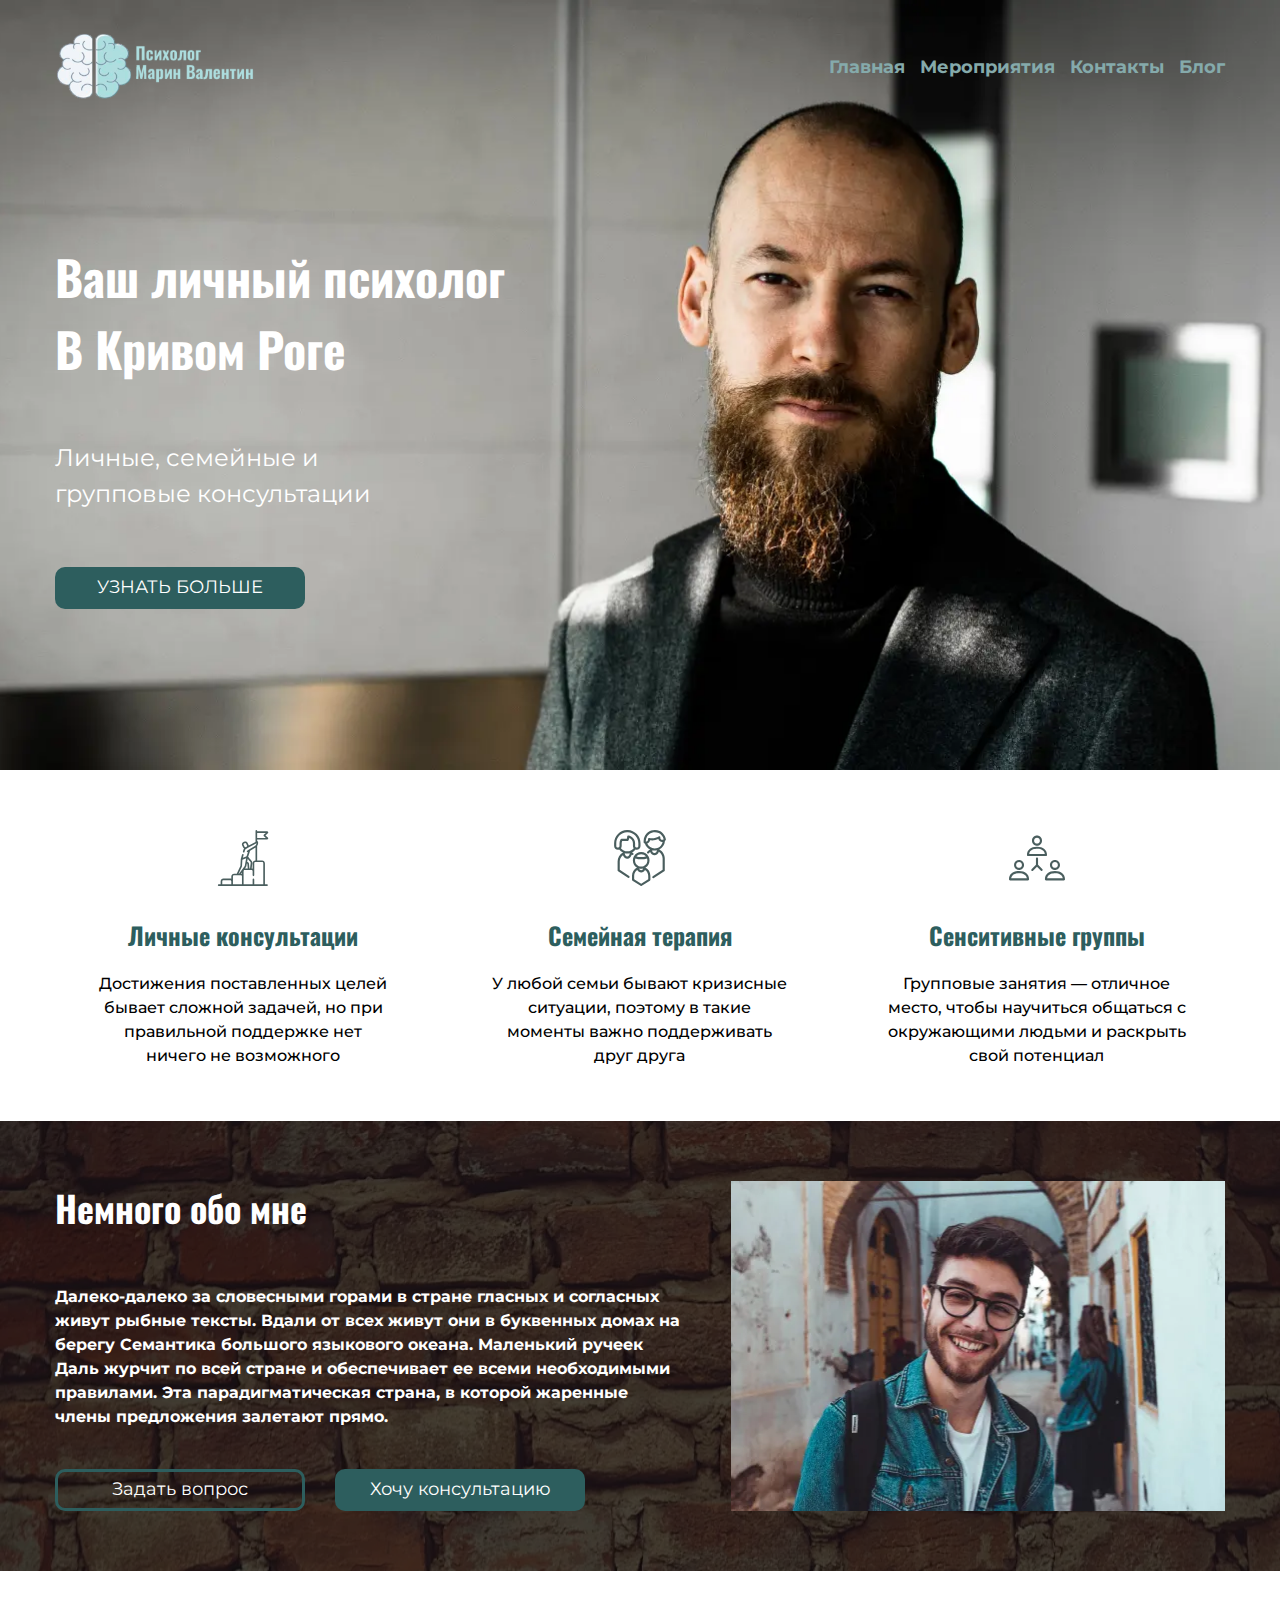
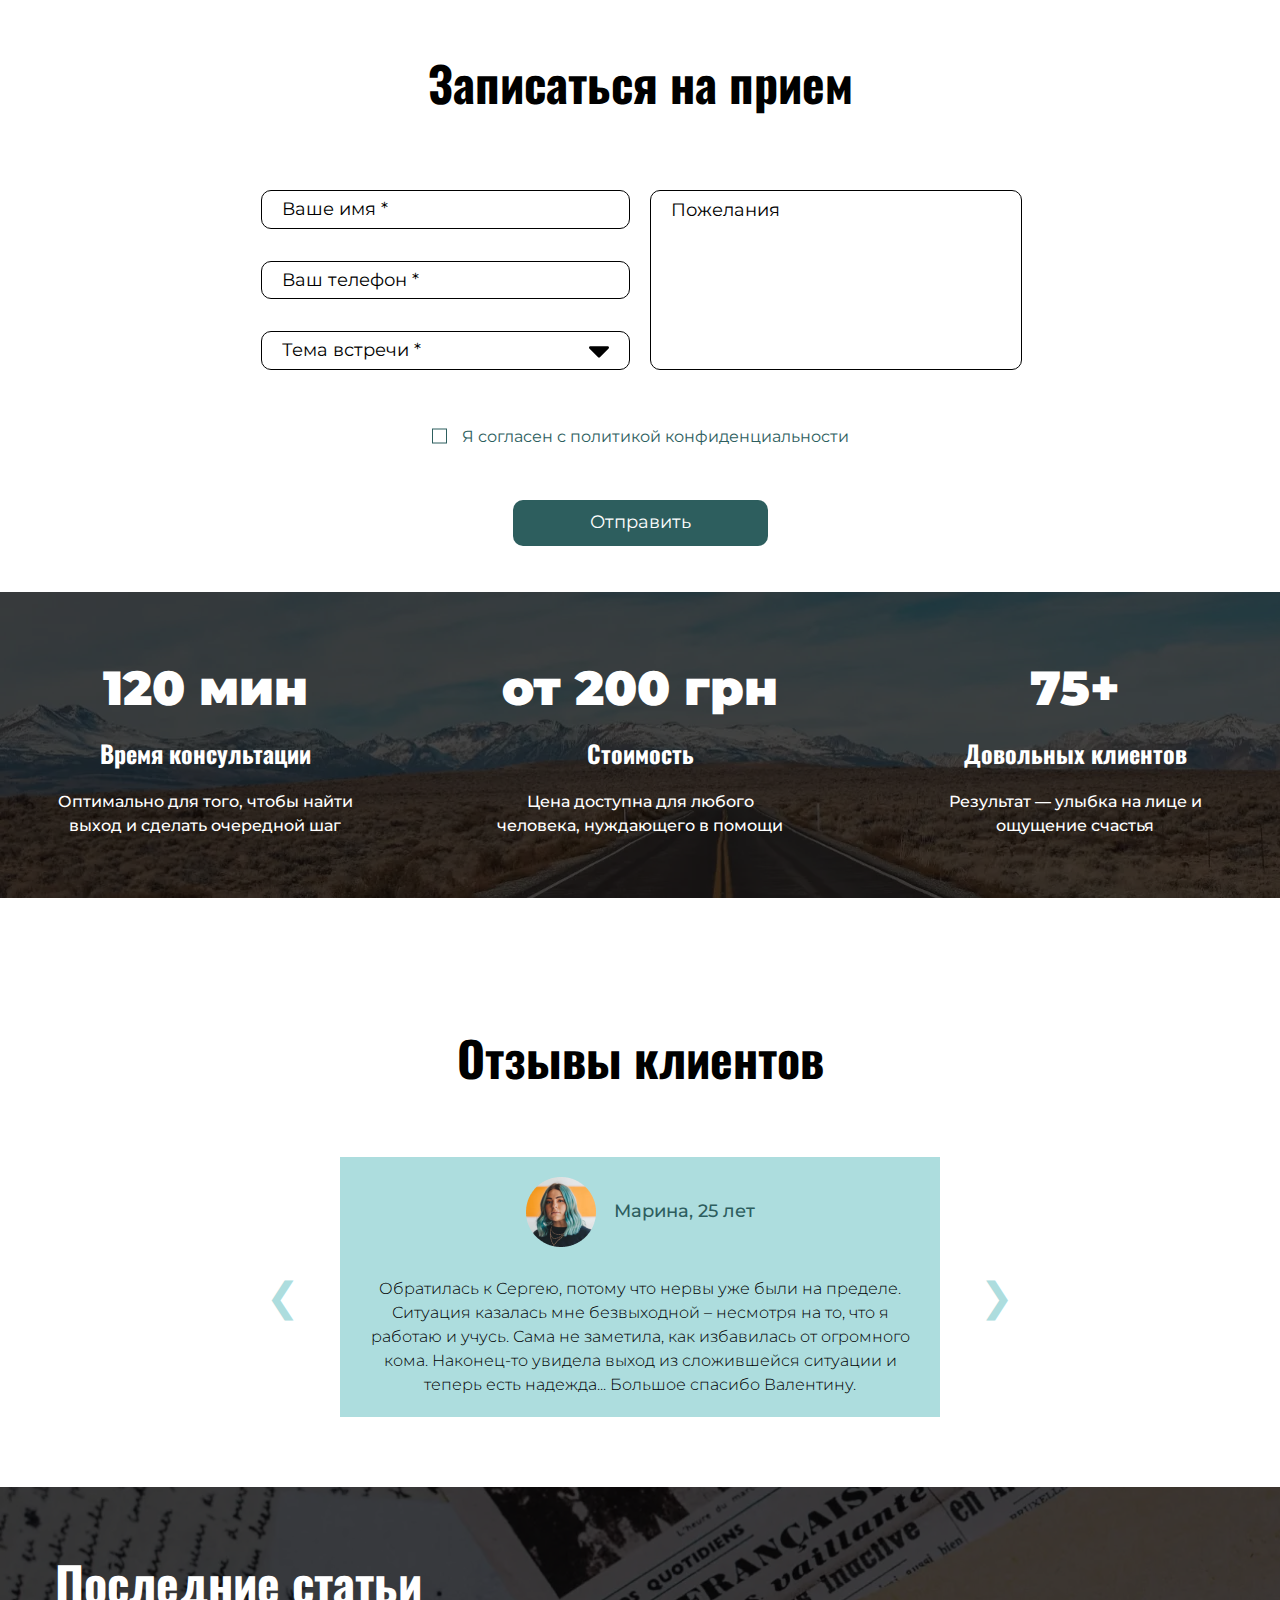
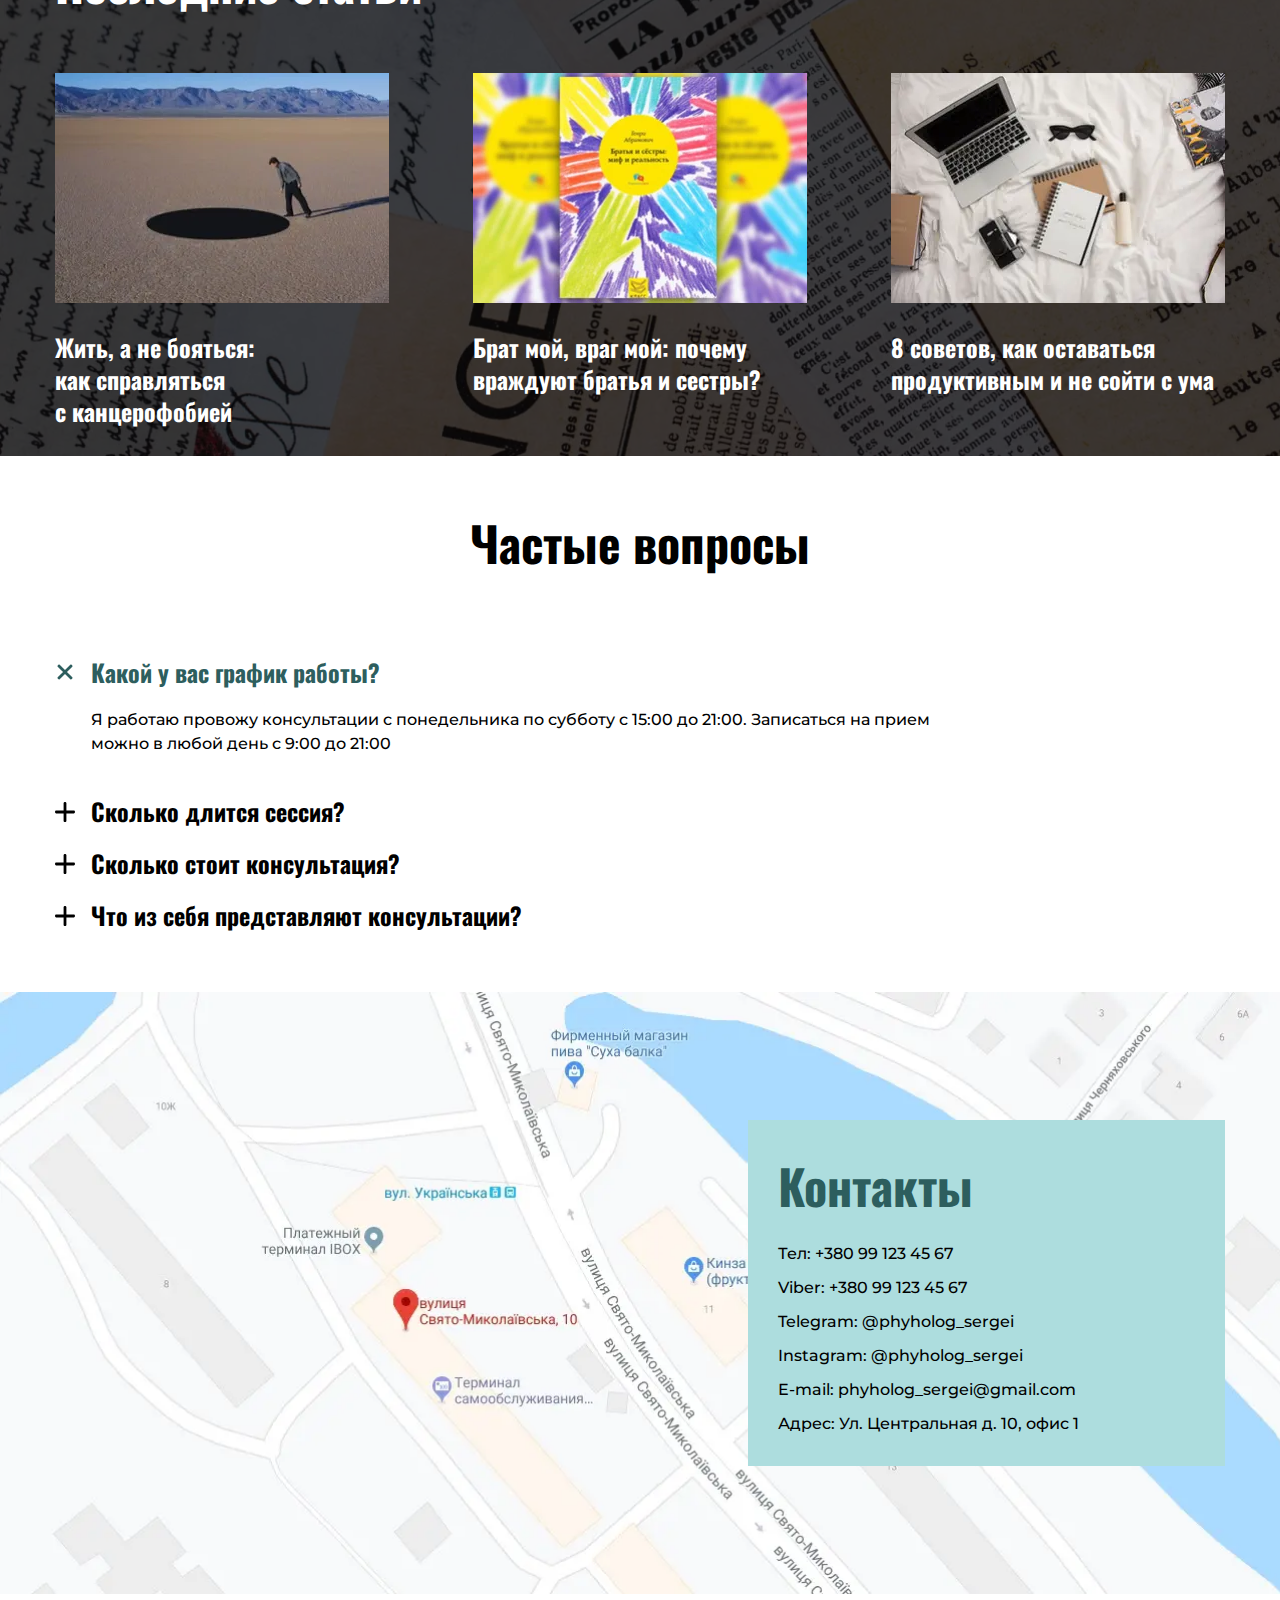
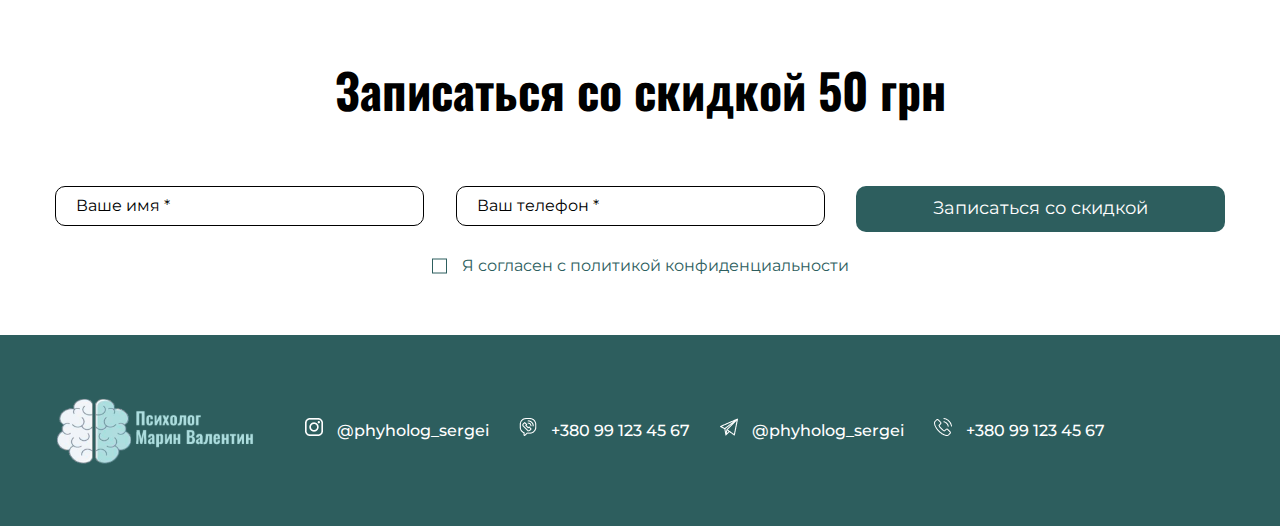
<file: index.html>
<!DOCTYPE html>
<html lang="en">
<head>
  <meta charset="UTF-8">
  <meta name="viewport" content="width=device-width, initial-scale=1.0">
  <title>Marin</title>
  <link rel="stylesheet" href="https://fonts.googleapis.com/css2?family=Material+Symbols+Outlined:opsz,wght,FILL,GRAD@20..48,100..700,0..1,-50..200" />
  <link rel="stylesheet" href="css/style.css">
</head>
<body>
  <header class="center header">
    <a href="#">
      <img src="img/logo.svg" alt="logo">
    </a>
    <nav class="nav">
      <input type="checkbox" id="open_menu" class="visually-hidden">
      <ul class="nav__list">
        <li class="nav__item">
          <a href="#" class="nav__link nav__link_active" alt="">Главная</a>
        </li>
        <li class="nav__item">
          <a href="#" class="nav__link" alt="">Мероприятия</a>
        </li>
        <li class="nav__item">
          <a href="#" class="nav__link" alt="">Контакты</a>
        </li>
        <li class="nav__item">
          <a href="#" class="nav__link" alt="">Блог</a>
        </li>
      </ul>
      <label for="open_menu" class="nav__toggler"><span></span><span></span><span></span></label>
    </nav>
    
  </header>
  <main>
    <section class="center offer">
      <h1 class="offer__title">
        Ваш личный психолог В Кривом Роге
      </h1>
      <p class="offer__desc">
        Личные, семейные и групповые консультации
      </p>
      <a href="#" class="btn">
        УЗНАТЬ БОЛЬШЕ
      </a>
    </section>
    <section class="center services">
      <article class="services__item">
        <img src="img/goal.svg" class="services__icon" alt="Личные консультации">
        <h2 class="services__title">
          Личные консультации
        </h2>
        <p class="services__desc">
          Достижения поставленных целей бывает сложной задачей, но при правильной поддержке нет ничего не возможного
        </p>
      </article>
      <article class="services__item">
        <img src="img/family-room.svg" class="services__icon" alt="Семейная терапия">
        <h2 class="services__title">
          Семейная терапия
        </h2>
        <p class="services__desc">
          У любой семьи бывают кризисные ситуации, поэтому в такие моменты важно поддерживать друг друга
        </p>
      </article>
      <article class="services__item">
        <img src="img/network.svg" class="services__icon" alt="Сенситивные группы">
        <h2 class="services__title">
          Сенситивные группы
        </h2>
        <p class="services__desc">
          Групповые занятия — отличное место, чтобы научиться общаться с окружающими людьми и раскрыть свой потенциал
        </p>
      </article>
    </section>
    <section class="about center">
      
        <h2 class="about__title">
          Немного обо мне
        </h2>
        <p class="about__desc">
          Далеко-далеко за словесными горами в стране гласных и согласных живут рыбные тексты. Вдали от всех живут они в буквенных домах на берегу 
          Семантика большого языкового океана. Маленький ручеек Даль журчит по всей стране и обеспечивает ее всеми необходимыми правилами. 
          Эта парадигматическая страна, в которой жаренные члены предложения залетают прямо.
        </p>
        <div class="about__btns">
          <button class="btn btn_transparent">
            Задать вопрос
          </button>
          <a href="#" class="btn">
            Хочу консультацию
          </a>
        </div>
        <img class="about__photo" src="img/about-photo.webp" alt="about-photo">

    </section>
    <section class="form center">
      <h3 class="form__title">
        Записаться на прием
      </h3>
      <div class="form__container">
        <label for="name" id="name">
          <input class="form__inputName" type="text" placeholder="Ваше имя *" required>
        </label>
        <label for="number" name="number">
          <input class="form__inputNumber" type="tel:+388888888888" placeholder="Ваш телефон *" required>
        </label>
        <label class="form__input-wrap form__input-wrap_select">
          <select name="select">
            <option value="choose-topic" selected disabled>Тема встречи *</option>
          </select>
        </label>
      </div>
      <label for="wishesField" class="form__input-textarea">
        <textarea name="wishesField" id="wishesField" placeholder="Пожелания"></textarea>
      </label>
      <label class="form__checkbox">
        <input type="checkbox" name="submitPrivacyPolicy" value="checkbox" class="visually-hidden">
        <span class="form__checkbox-label">
          Я согласен с политикой конфиденциальности
        </span>
      </label>
      <button type="submit" class="btn btn_submit">
        Отправить
      </button>
    </section>
    <section class="counters center">
      <article class="counters__item">
        <p class="counters__subtitle">
          120 мин
        </p>
        <h4 class="counters__title">
          Время консультации
        </h4>
        <p class="counters__desc">
          Оптимально для того, чтобы найти выход и сделать очередной шаг
        </p>
      </article>
      <article class="counters__item">
        <p class="counters__subtitle">
          от 200 грн
        </p>
        <h4 class="counters__title">
          Стоимость
        </h4>
        <p class="counters__desc">
          Цена доступна для любого человека, нуждающего в помощи
        </p>
      </article>
      <article class="counters__item">
        <p class="counters__subtitle">
          75+
        </p>
        <h4 class="counters__title">
          Довольных клиентов
        </h4>
        <p class="counters__desc">
          Результат — улыбка на лице и ощущение счастья
        </p>
      </article>
    </section>
    <section class="reviews center">
      <h4 class="reviews__title">
        Отзывы клиентов
      </h4>
      
      <article class="reviews__container">
        <div class="reviews__review">
          <div class="wrapper">
            <img src="img/reviewer.png" alt="reviewer" class="reviews__photo">
            <p class="reviews__reviewer">
                Марина, 25 лет
            </p>
          </div>
          <p class="reviews__desc">
            Обратилась к Сергею, потому что нервы уже были на пределе. Ситуация казалась мне безвыходной – несмотря на то, что я работаю и учусь. Сама не заметила, как избавилась от огромного кома. Наконец-то увидела выход из сложившейся ситуации и теперь есть надежда... Большое спасибо Валентину.
          </p>
        </div>
        <div class="reviews__review">
          <div class="wrapper">
            <img src="img/reviewer.png" alt="reviewer" class="reviews__photo">
            <p class="reviews__reviewer">
                Ольга, 25 лет
            </p>
          </div>
          <p class="reviews__desc">
            Lorem ipsum, dolor sit amet consectetur adipisicing elit. Distinctio tenetur quos voluptatibus culpa aliquam dignissimos modi dolores consectetur, eius doloremque neque reprehenderit blanditiis expedita ex? Praesentium ab rem totam, reiciendis atque ut, corporis eaque natus eveniet ea minus voluptatibus, dolore enim odio? Nulla fugiat, accusamus culpa voluptates illo distinctio similique!
          </p>
        </div>
        <div class="reviews__review">
          <div class="wrapper">
            <img src="img/reviewer.png" alt="reviewer" class="reviews__photo">
            <p class="reviews__reviewer">
                Анастасия, 25 лет
            </p>
          </div>
          <p class="reviews__desc">
Hic voluptatibus, dignissimos saepe obcaecati aspernatur beatae magni dolorum repellendus reprehenderit nemo accusamus, excepturi animi corrupti numquam illum doloremque esse harum vitae deserunt enim maiores vel? Quod provident itaque facere quisquam suscipit nam voluptates quasi adipisci quae repellendus necessitatibus ratione dolorem, accusamus placeat. Libero sunt quae.
          </p>
        </div>
      </article>

    </section>
    <section class="news center">
      <h4 class="news__title">
        Последние статьи
      </h4>
      <div class="news__container">
        <article class="news__item">
          <img src="img/news-1.webp" alt="news" class="news__image">
          <h5 class="news__subtitle">
            Жить, а не бояться: <br> как справляться <br> с канцерофобией
          </h5>
        </article>
        <article class="news__item">
          <img src="img/news-2.webp" alt="news" class="news__image">
          <h5 class="news__subtitle">
            Брат мой, враг мой: почему враждуют братья и сестры?
          </h5>
        </article>
        <article class="news__item">
          <img src="img/news-3.webp" alt="news" class="news__image">
          <h5 class="news__subtitle">
            8 советов, как оставаться продуктивным и не сойти с ума
          </h5>
        </article>
      </div>
    </section>
    <section class="faq center">
      <h3 class="faq__title">Частые вопросы</h3>
      <details class="faq__container" open>
        <summary class="faq__toggler">
          <span class="faq__marker">
            <svg width="20" height="20" viewBox="0 0 20 20" xmlns="http://www.w3.org/2000/svg">
              <path d="M18.9146 8.6046H11.3953V1.08527C11.3953 0.742732 10.9302 0 9.99999 0C9.06977 0 8.60463 0.742772 8.60463 1.08527V8.60464H1.0853C0.742803 8.6046 3.05176e-05 9.06973 3.05176e-05 9.99992C3.05176e-05 10.9301 0.742803 11.3953 1.0853 11.3953H8.60467V18.9146C8.60467 19.2571 9.06977 19.9999 10 19.9999C10.9303 19.9999 11.3954 19.2571 11.3954 18.9146V11.3953H18.9148C19.2572 11.3953 20 10.9302 20 9.99992C20 9.06965 19.2571 8.6046 18.9146 8.6046Z"/>
            </svg>            
          </span>
          <span class="faq__item">
            Какой у вас график работы? 
          </span>
        </summary>
        <div class="faq__content">
          <p class="faq__desc">Я работаю провожу консультации с понедельника по субботу с 15:00 до 21:00. Записаться на прием можно в любой день с 9:00 до 21:00</p>
        </div>
      </details>
      <details class="faq__container">
        <summary class="faq__toggler">
          <span class="faq__marker">
            <svg width="20" height="20" viewBox="0 0 20 20" xmlns="http://www.w3.org/2000/svg">
              <path d="M18.9146 8.6046H11.3953V1.08527C11.3953 0.742732 10.9302 0 9.99999 0C9.06977 0 8.60463 0.742772 8.60463 1.08527V8.60464H1.0853C0.742803 8.6046 3.05176e-05 9.06973 3.05176e-05 9.99992C3.05176e-05 10.9301 0.742803 11.3953 1.0853 11.3953H8.60467V18.9146C8.60467 19.2571 9.06977 19.9999 10 19.9999C10.9303 19.9999 11.3954 19.2571 11.3954 18.9146V11.3953H18.9148C19.2572 11.3953 20 10.9302 20 9.99992C20 9.06965 19.2571 8.6046 18.9146 8.6046Z"/>
            </svg>            
          </span>
          <span class="faq__item">
            Сколько длится сессия?
          </span>
        </summary>
        <div class="faq__content">
          <p class="faq__desc"></p>
        </div>
      </details>
      <details class="faq__container">
        <summary class="faq__toggler">
          <span class="faq__marker">
            <svg width="20" height="20" viewBox="0 0 20 20" xmlns="http://www.w3.org/2000/svg">
              <path d="M18.9146 8.6046H11.3953V1.08527C11.3953 0.742732 10.9302 0 9.99999 0C9.06977 0 8.60463 0.742772 8.60463 1.08527V8.60464H1.0853C0.742803 8.6046 3.05176e-05 9.06973 3.05176e-05 9.99992C3.05176e-05 10.9301 0.742803 11.3953 1.0853 11.3953H8.60467V18.9146C8.60467 19.2571 9.06977 19.9999 10 19.9999C10.9303 19.9999 11.3954 19.2571 11.3954 18.9146V11.3953H18.9148C19.2572 11.3953 20 10.9302 20 9.99992C20 9.06965 19.2571 8.6046 18.9146 8.6046Z"/>
            </svg>            
          </span>
          <span class="faq__item">
            Сколько стоит консультация? 
          </span>
        </summary>
        <div class="faq__content">
          <p class="faq__desc"></p>
        </div>
      </details>
      <details class="faq__container">
        <summary class="faq__toggler">
          <span class="faq__marker">
            <svg width="20" height="20" viewBox="0 0 20 20" xmlns="http://www.w3.org/2000/svg">
              <path d="M18.9146 8.6046H11.3953V1.08527C11.3953 0.742732 10.9302 0 9.99999 0C9.06977 0 8.60463 0.742772 8.60463 1.08527V8.60464H1.0853C0.742803 8.6046 3.05176e-05 9.06973 3.05176e-05 9.99992C3.05176e-05 10.9301 0.742803 11.3953 1.0853 11.3953H8.60467V18.9146C8.60467 19.2571 9.06977 19.9999 10 19.9999C10.9303 19.9999 11.3954 19.2571 11.3954 18.9146V11.3953H18.9148C19.2572 11.3953 20 10.9302 20 9.99992C20 9.06965 19.2571 8.6046 18.9146 8.6046Z"/>
            </svg>            
          </span>
          <span class="faq__item">
            Что из себя представляют консультации?
          </span>
        </summary>
        <div class="faq__content">
          <p class="faq__desc"></p>
        </div>
      </details>
    </section>
    <section class="contacts center">
      <div class="contacts__container">
        <h3 class="contacts__title">
          Контакты
        </h3>
        <p class="contacts__item">Тел: <a class="contacts__link" href="tel:380991234567" target="_blank">+380 99 123 45 67</a></p>
        <p class="contacts__item">Viber: <a class="contacts__link" href="viber://add?number=380991234567" target="_blank">+380 99 123 45 67</a></p>
        <p class="contacts__item">Telegram: <a class="contacts__link" href="https://t.me/phyholog_sergei" target="_blank">@phyholog_sergei</a></p>
        <p class="contacts__item">Instagram: <a class="contacts__link" href="https://www.instagram.com/phyholog_sergei/" target="_blank">@phyholog_sergei</a></p>
        <p class="contacts__item">E-mail: <a class="contacts__link" href="mailto:phyholog_sergei@gmail.com" target="_blank">phyholog_sergei@gmail.com</a></p>
        <p class="contacts__item">Адрес: <a class="contacts__link" href="https://maps.app.goo.gl/q1Up9Yxj9HFb1auE7" target="_blank">Ул. Центральная д. 10, офис 1</a></p>
      </div>
    </section>
    <section class="form-for-sale center">
      <h3 class="form-for-sale__title">Записаться со скидкой 50 грн</h3>
      <div class="form-for-sale__container">
        <label for="name" id="name">
          <input class="form__inputName" type="text" placeholder="Ваше имя *" required>
        </label>
        <label for="number" name="number">
          <input class="form__inputNumber" type="tel:+388888888888" placeholder="Ваш телефон *" required>
        </label>
        <button type="submit" class="btn btn_submit">
          Записаться со скидкой
        </button>
      </div>
      <label class="form__checkbox">
        <input type="checkbox" name="submitPrivacyPolicy" value="checkbox" class="visually-hidden">
        <span class="form__checkbox-label">
          Я согласен с политикой конфиденциальности
        </span>
      </label>
    </section>
  </main>
  <footer class="footer center">
    <img src="img/logo.svg" alt="logo">
    <ul class="footer__list">
      <li class="footer__item">
        <a class="footer__link footer__link_instagram" href="https://www.instagram.com/phyholog_sergei/" target="_blank">
          <img class="footer__logo" src="img/instagram-logo.png" alt="instagram-logo">
          @phyholog_sergei
        </a>
      </li>
      <li class="footer__item">
        <a class="footer__link footer__link_viber" href="viber://add?number=380991234567" target="_blank">
          <img class="footer__logo" src="img/viber.png" alt="viber-logo">
          +380 99 123 45 67
        </a>
      </li>
      <li class="footer__item">
        <a class="footer__link footer__link_telegram" href="https://t.me/phyholog_sergei" target="_blank">
          <img class="footer__logo" src="img/telegram.png" alt="telegram-logo">
          @phyholog_sergei
        </a>
      </li>
      <li class="footer__item">
        <a class="footer__link footer__link_phone" href="tel:380991234567" target="_blank">
          <img class="footer__logo" src="img/phone-call.png" alt="phono-call">
          +380 99 123 45 67
        </a>
      </li>
    </ul>
  </footer>

  <script src="js/main.js"></script>
</body>
</html>
</file>
<file: css/style.css>
/*! normalize.css v8.0.1 | MIT License | github.com/necolas/normalize.css */
/* Document
   ========================================================================== */
/**
 * 1. Correct the line height in all browsers.
 * 2. Prevent adjustments of font size after orientation changes in iOS.
 */
html {
  line-height: 1.15; /* 1 */
  -webkit-text-size-adjust: 100%; /* 2 */
}

/* Sections
   ========================================================================== */
/**
 * Remove the margin in all browsers.
 */
body {
  margin: 0;
}

/**
 * Render the `main` element consistently in IE.
 */
main {
  display: block;
}

/**
 * Correct the font size and margin on `h1` elements within `section` and
 * `article` contexts in Chrome, Firefox, and Safari.
 */
h1 {
  font-size: 2em;
  margin: 0.67em 0;
}

/* Grouping content
   ========================================================================== */
/**
 * 1. Add the correct box sizing in Firefox.
 * 2. Show the overflow in Edge and IE.
 */
hr {
  box-sizing: content-box; /* 1 */
  height: 0; /* 1 */
  overflow: visible; /* 2 */
}

/**
 * 1. Correct the inheritance and scaling of font size in all browsers.
 * 2. Correct the odd `em` font sizing in all browsers.
 */
pre {
  font-family: monospace, monospace; /* 1 */
  font-size: 1em; /* 2 */
}

/* Text-level semantics
   ========================================================================== */
/**
 * Remove the gray background on active links in IE 10.
 */
a {
  background-color: transparent;
}

/**
 * 1. Remove the bottom border in Chrome 57-
 * 2. Add the correct text decoration in Chrome, Edge, IE, Opera, and Safari.
 */
abbr[title] {
  border-bottom: none; /* 1 */
  text-decoration: underline; /* 2 */
  -webkit-text-decoration: underline dotted;
          text-decoration: underline dotted; /* 2 */
}

/**
 * Add the correct font weight in Chrome, Edge, and Safari.
 */
b,
strong {
  font-weight: bolder;
}

/**
 * 1. Correct the inheritance and scaling of font size in all browsers.
 * 2. Correct the odd `em` font sizing in all browsers.
 */
code,
kbd,
samp {
  font-family: monospace, monospace; /* 1 */
  font-size: 1em; /* 2 */
}

/**
 * Add the correct font size in all browsers.
 */
small {
  font-size: 80%;
}

/**
 * Prevent `sub` and `sup` elements from affecting the line height in
 * all browsers.
 */
sub,
sup {
  font-size: 75%;
  line-height: 0;
  position: relative;
  vertical-align: baseline;
}

sub {
  bottom: -0.25em;
}

sup {
  top: -0.5em;
}

/* Embedded content
   ========================================================================== */
/**
 * Remove the border on images inside links in IE 10.
 */
img {
  border-style: none;
}

/* Forms
   ========================================================================== */
/**
 * 1. Change the font styles in all browsers.
 * 2. Remove the margin in Firefox and Safari.
 */
button,
input,
optgroup,
select,
textarea {
  font-family: inherit; /* 1 */
  font-size: 100%; /* 1 */
  line-height: 1.15; /* 1 */
  margin: 0; /* 2 */
}

/**
 * Show the overflow in IE.
 * 1. Show the overflow in Edge.
 */
button,
input { /* 1 */
  overflow: visible;
}

/**
 * Remove the inheritance of text transform in Edge, Firefox, and IE.
 * 1. Remove the inheritance of text transform in Firefox.
 */
button,
select { /* 1 */
  text-transform: none;
}

/**
 * Correct the inability to style clickable types in iOS and Safari.
 */
button,
[type=button],
[type=reset],
[type=submit] {
  -webkit-appearance: button;
}

/**
 * Remove the inner border and padding in Firefox.
 */
button::-moz-focus-inner,
[type=button]::-moz-focus-inner,
[type=reset]::-moz-focus-inner,
[type=submit]::-moz-focus-inner {
  border-style: none;
  padding: 0;
}

/**
 * Restore the focus styles unset by the previous rule.
 */
button:-moz-focusring,
[type=button]:-moz-focusring,
[type=reset]:-moz-focusring,
[type=submit]:-moz-focusring {
  outline: 1px dotted ButtonText;
}

/**
 * Correct the padding in Firefox.
 */
fieldset {
  padding: 0.35em 0.75em 0.625em;
}

/**
 * 1. Correct the text wrapping in Edge and IE.
 * 2. Correct the color inheritance from `fieldset` elements in IE.
 * 3. Remove the padding so developers are not caught out when they zero out
 *    `fieldset` elements in all browsers.
 */
legend {
  box-sizing: border-box; /* 1 */
  color: inherit; /* 2 */
  display: table; /* 1 */
  max-width: 100%; /* 1 */
  padding: 0; /* 3 */
  white-space: normal; /* 1 */
}

/**
 * Add the correct vertical alignment in Chrome, Firefox, and Opera.
 */
progress {
  vertical-align: baseline;
}

/**
 * Remove the default vertical scrollbar in IE 10+.
 */
textarea {
  overflow: auto;
}

/**
 * 1. Add the correct box sizing in IE 10.
 * 2. Remove the padding in IE 10.
 */
[type=checkbox],
[type=radio] {
  box-sizing: border-box; /* 1 */
  padding: 0; /* 2 */
}

/**
 * Correct the cursor style of increment and decrement buttons in Chrome.
 */
[type=number]::-webkit-inner-spin-button,
[type=number]::-webkit-outer-spin-button {
  height: auto;
}

/**
 * 1. Correct the odd appearance in Chrome and Safari.
 * 2. Correct the outline style in Safari.
 */
[type=search] {
  -webkit-appearance: textfield; /* 1 */
  outline-offset: -2px; /* 2 */
}

/**
 * Remove the inner padding in Chrome and Safari on macOS.
 */
[type=search]::-webkit-search-decoration {
  -webkit-appearance: none;
}

/**
 * 1. Correct the inability to style clickable types in iOS and Safari.
 * 2. Change font properties to `inherit` in Safari.
 */
::-webkit-file-upload-button {
  -webkit-appearance: button; /* 1 */
  font: inherit; /* 2 */
}

/* Interactive
   ========================================================================== */
/*
 * Add the correct display in Edge, IE 10+, and Firefox.
 */
details {
  display: block;
}

/*
 * Add the correct display in all browsers.
 */
summary {
  display: list-item;
}

/* Misc
   ========================================================================== */
/**
 * Add the correct display in IE 10+.
 */
template {
  display: none;
}

/**
 * Add the correct display in IE 10.
 */
[hidden] {
  display: none;
}

@font-face {
  font-family: "Montserrat";
  src: url("../fonts/Montserrat/Montserrat-Black.woff2") format("woff2"), url("../fonts/Montserrat/Montserrat-Black.woff") format("woff");
  font-weight: 900;
  font-style: normal;
  font-display: swap;
}
@font-face {
  font-family: "Montserrat";
  src: url("../fonts/Montserrat/Montserrat-Light.woff2") format("woff2"), url("../fonts/Montserrat/Montserrat-Light.woff") format("woff");
  font-weight: 300;
  font-style: normal;
  font-display: swap;
}
@font-face {
  font-family: "Montserrat";
  src: url("../fonts/Montserrat/Montserrat-Bold.woff2") format("woff2"), url("../fonts/Montserrat/Montserrat-Bold.woff") format("woff");
  font-weight: bold;
  font-style: normal;
  font-display: swap;
}
@font-face {
  font-family: "Montserrat";
  src: url("../fonts/Montserrat/Montserrat-Regular.woff2") format("woff2"), url("../fonts/Montserrat/Montserrat-Regular.woff") format("woff");
  font-weight: normal;
  font-style: normal;
  font-display: swap;
}
@font-face {
  font-family: "Montserrat";
  src: url("../fonts/Montserrat/Montserrat-Medium.woff2") format("woff2"), url("../fonts/Montserrat/Montserrat-Medium.woff") format("woff");
  font-weight: 500;
  font-style: normal;
  font-display: swap;
}
@font-face {
  font-family: "Oswald";
  src: url("../fonts/Oswald/Oswald-Bold.woff2") format("woff2"), url("../fonts/Oswald/Oswald-Bold.woff") format("woff");
  font-weight: bold;
  font-style: normal;
  font-display: swap;
}
* {
  box-sizing: border-box;
}

body {
  font-family: "Montserrat", sans-serif;
}

h1, h2, h3, h4, h5, h6 {
  font-family: "Oswald", sans-serif;
}

.center {
  padding-left: calc(50vw - 585px);
  padding-right: calc(50vw - 585px);
}

a, button {
  transition: 0.3s;
}

a {
  outline: none;
}

img {
  max-width: 100%;
}

.visually-hidden {
  position: absolute;
  width: 1px;
  height: 1px;
  margin: -1px;
  border: 0;
  padding: 0;
  white-space: nowrap;
  -webkit-clip-path: inset(100%);
          clip-path: inset(100%);
  clip: rect(0 0 0 0);
  overflow: hidden;
}

@media screen and (max-width: 1200px) {
  .center {
    padding-left: calc(50vw - 360px);
    padding-right: calc(50vw - 360px);
  }
}
@media screen and (max-width: 767px) {
  .center {
    padding-left: calc(50vw - 195px);
    padding-right: calc(50vw - 195px);
  }
}
.nav__list {
  list-style: none;
  display: flex;
  gap: 15px;
}
@media screen and (max-width: 767px) {
  .nav__list {
    position: absolute;
    top: 100px;
    left: 0;
    width: 100%;
    flex-direction: column;
    justify-content: center;
    background: #fff;
    padding: 40px;
    translate: 100% 0;
    transition: 0.5s;
  }
}
.nav__link {
  text-decoration: none;
  color: #85AAAB;
  font-size: 18px;
  font-weight: 700;
  position: relative;
}
.nav__link:before {
  content: "";
  display: block;
  position: absolute;
  top: 100%;
  left: 0;
  width: 100%;
  height: 2px;
  background: #85AAAB;
  scale: 0 1;
  transition: 0.3s;
  transform-origin: top left;
}
.nav__link:active {
  color: #6DE1E3;
}
.nav__link:hover, .nav__link:focus {
  color: #55c4c6;
}
.nav__link:hover:before, .nav__link:focus:before {
  scale: 1 1;
}
@media screen and (max-width: 767px) {
  .nav #open_menu:checked ~ .nav__list {
    translate: 0 0;
  }
  .nav #open_menu:checked ~ .nav__toggler span:nth-child(1), .nav #open_menu:checked ~ .nav__toggler span:nth-child(2), .nav #open_menu:checked ~ .nav__toggler span:nth-child(3) {
    top: 50%;
    rotate: 225deg;
  }
  .nav #open_menu:checked ~ .nav__toggler span:nth-child(2) {
    rotate: -225deg;
  }
}
.nav__toggler {
  display: none;
}
@media screen and (max-width: 767px) {
  .nav__toggler {
    display: block;
    width: 30px;
    height: 15px;
    position: relative;
  }
  .nav__toggler span {
    display: block;
    width: 100%;
    height: 2px;
    background: #2D5E5E;
    border-radius: 10px;
    position: absolute;
    translate: -50% -50%;
    left: 50%;
    transition: 0.5s;
  }
  .nav__toggler span:nth-child(1) {
    top: 0;
    height: 2px;
  }
  .nav__toggler span:nth-child(2) {
    top: 51%;
  }
  .nav__toggler span:nth-child(3) {
    top: 101%;
  }
}

header {
  display: flex;
  justify-content: space-between;
  align-items: center;
  padding-top: 30px;
  padding-bottom: 30px;
  position: absolute;
  width: 100%;
}

.offer {
  padding-top: 241px;
  padding-bottom: 161px;
  background-image: url(../img/main-offer.webp);
  background-color: #787878;
  background-position: center;
  background-repeat: no-repeat;
  background-size: cover;
  color: #FFF;
}
.offer__title {
  max-width: 454px;
  font-size: 48px;
  line-height: 1.5;
  margin: 0 0 55px;
}
@media screen and (max-width: 1200px) {
  .offer__title {
    font-size: 36px;
    text-wrap: balance;
    margin-bottom: 36px;
  }
}
@media screen and (max-width: 767px) {
  .offer__title {
    font-size: 30px;
    text-wrap: balance;
  }
}
.offer__desc {
  font-size: 24px;
  line-height: 1.5;
  max-width: 325px;
  margin: 0 0 55px;
}
@media screen and (max-width: 1200px) {
  .offer__desc {
    font-size: 18px;
    margin-bottom: 36px;
    text-wrap: balance;
  }
}
@media screen and (max-width: 767px) {
  .offer__desc {
    font-size: 16px;
  }
}
@media screen and (max-width: 1200px) {
  .offer {
    padding-top: 150px;
    padding-bottom: 80px;
  }
}
@media screen and (max-width: 767px) {
  .offer {
    background-image: none;
  }
}

.btn {
  border: 3px solid transparent;
  background: #2D5E5E;
  border-radius: 10px;
  padding: 6px 15px;
  color: #fff;
  text-decoration: none;
  white-space: nowrap;
  display: inline-flex;
  min-width: 250px;
  justify-content: center;
  gap: 10px;
  font-size: 18px;
  line-height: 1.33;
}
.btn_transparent {
  border-color: #2D5E5E;
  background: transparent;
}
.btn_transparent:hover, .btn_transparent:focus {
  background-color: #208888;
}
.btn:hover, .btn:focus {
  opacity: 0.7;
}
.btn:active {
  opacity: 0.5;
  background-color: #208888;
}
@media screen and (max-width: 768px) {
  .btn {
    font-size: 16px;
  }
}

.services {
  display: flex;
  justify-content: space-around;
  gap: 20px;
  padding-top: 60px;
  padding-bottom: 37px;
}
.services__item {
  max-width: 300px;
  text-align: center;
}
@media screen and (max-width: 1200px) {
  .services__item {
    max-width: 100%;
  }
}
.services__icon {
  margin-bottom: 30px;
}
.services__title {
  font-size: 24px;
  line-height: 1.33;
  color: #2D5E5E;
  margin: 0 0 20px;
}
.services__desc {
  font-weight: 500;
  line-height: 1.5;
}
@media screen and (max-width: 1200px) {
  .services {
    flex-direction: column;
  }
}

.about {
  background-image: url(../img/about-bg.webp);
  background-size: cover;
  background-color: rgba(0, 0, 0, 0.7);
  background-blend-mode: overLay;
  padding-top: 60px;
  padding-bottom: 60px;
  color: #FFF;
  display: grid;
  grid-template-columns: 1fr 494px;
  grid-template-rows: auto 1fr auto;
  gap: 35px 50px;
}
@media screen and (max-width: 1200px) {
  .about {
    text-align: center;
  }
}
.about__photo {
  grid-row: 1/4;
  grid-column: 2/3;
}
@media screen and (max-width: 1200px) {
  .about__photo {
    grid-column: unset;
    grid-row: 2/3;
    margin: auto;
  }
}
.about__title, .about__desc {
  margin: 0;
  line-height: 1.5;
  font-weight: 700;
}
@media screen and (max-width: 1200px) {
  .about__title, .about__desc {
    text-wrap: balance;
  }
}
.about__title {
  margin-bottom: 15px;
  font-size: 36px;
}
.about__btns {
  display: flex;
  gap: 30px;
}
@media screen and (max-width: 1200px) {
  .about__btns {
    flex-wrap: wrap;
    justify-content: center;
  }
}
@media screen and (max-width: 1200px) {
  .about {
    grid-template-columns: 1fr;
  }
}

.form {
  display: grid;
  grid-template-columns: 1fr 1fr;
  grid-template-rows: repeat(2, 1fr) 0.3fr 0.5fr;
  gap: 35px 20px;
  align-items: center;
  justify-content: center;
}
.form__title {
  font-size: 48px;
  line-height: 1.5;
  grid-column: span 2;
  text-align: center;
  margin-top: 60px;
  margin-bottom: 20px;
  padding: 0px;
}
@media screen and (max-width: 1200px) {
  .form__title {
    grid-column: 1/2;
    order: -1;
    font-size: 36px;
    margin-top: 40px;
  }
}
@media screen and (max-width: 768px) {
  .form__title {
    font-size: 30px;
  }
}
.form__container {
  align-self: flex-start;
  justify-self: end;
  font-size: 18px;
  line-height: 1.33px;
}
@media screen and (max-width: 1200px) {
  .form__container {
    order: 0;
    margin: auto;
  }
}
@media screen and (max-width: 768px) {
  .form__container {
    font-size: 16px;
  }
}
.form__inputName, .form__inputNumber {
  display: block;
  width: 369px;
  border-radius: 10px;
  border: 1px solid #000;
  margin: 0 0 32px;
  padding: 8px 20px;
}
.form__inputName::-moz-placeholder, .form__inputNumber::-moz-placeholder {
  color: #000;
}
.form__inputName::placeholder, .form__inputNumber::placeholder {
  color: #000;
}
.form__input-textarea textarea {
  resize: none;
  width: 372px;
  height: 180px;
  padding-top: 8px;
  padding-left: 20px;
  border-radius: 10px;
  border: 1px solid #000;
  font-size: 18px;
  line-height: 1.33;
  cursor: text;
}
.form__input-textarea textarea::-moz-placeholder {
  color: #000;
}
.form__input-textarea textarea::placeholder {
  color: #000;
}
@media screen and (max-width: 768px) {
  .form__input-textarea textarea {
    font-size: 16px;
  }
}
@media screen and (max-width: 1200px) {
  .form__input-textarea {
    margin: auto;
  }
}
.form__checkbox {
  grid-column: span 2;
  align-self: center;
  justify-self: center;
  cursor: pointer;
}
@media screen and (max-width: 1200px) {
  .form__checkbox {
    grid-column: 1/2;
  }
}
@media screen and (max-width: 768px) {
  .form__checkbox {
    font-size: 14px;
  }
}
.form__checkbox-label {
  position: relative;
  padding-left: 30px;
  color: rgb(45, 94, 94);
}
.form__checkbox-label:before, .form__checkbox-label:after {
  content: "";
  display: block;
  position: absolute;
  top: 50%;
  left: 0;
  transform: translateY(-50%);
  box-sizing: border-box;
}
.form__checkbox-label:before {
  background: #fff;
  border: 1px solid #2D5E5E;
  width: 15px;
  height: 15px;
}
.form__checkbox-label:after {
  background: #2D5E5E;
  width: 11px;
  height: 11px;
  left: 2px;
  display: none;
}
input:checked + .form__checkbox-label:after {
  display: block;
}
.form__input-wrap {
  border: 1px solid #000;
  border-radius: 10px;
  display: block;
  position: relative;
}
.form__input-wrap select {
  border: none;
  background: none;
  padding: 8px 20px;
  width: 100%;
  height: 100%;
  -webkit-appearance: none;
     -moz-appearance: none;
          appearance: none;
}
.form__input-wrap_select:before {
  content: "";
  display: block;
  width: 20px;
  height: 20px;
  background: url(../img/sort-down.svg) center no-repeat;
  position: absolute;
  top: 10px;
  right: 20px;
  pointer-events: none;
  transition: 0.4s;
}
.form__input-wrap_select:focus-within:before {
  transform: scale(1, -1);
}
@media screen and (max-width: 1200px) {
  .form {
    grid-template-columns: 1fr;
    grid-template-rows: 0.5fr repeat(2, 1fr) 0.3fr 0.5fr;
  }
}

.btn_submit {
  display: flex;
  min-width: 250px;
  padding: 8px 74px;
  justify-self: center;
  align-self: flex-start;
  grid-column: span 2;
}
@media screen and (max-width: 1200px) {
  .btn_submit {
    grid-column: 1/2;
  }
}

.counters {
  background-image: url(../img/counter-bg.webp);
  background-size: cover;
  background-color: rgba(0, 0, 0, 0.7);
  background-blend-mode: overLay;
  background-repeat: no-repeat;
  display: flex;
  justify-content: space-between;
  gap: 90px;
  padding-top: 60px;
  padding-bottom: 60px;
}
.counters__item {
  line-height: 1.5;
  color: #FFF;
  text-align: center;
  max-width: 300px;
}
.counters__subtitle {
  text-align: center;
  font-size: 48px;
  font-weight: 900;
  margin: 0 0 14px 0;
}
@media screen and (max-width: 1200px) {
  .counters__subtitle {
    font-size: 36px;
  }
}
@media screen and (max-width: 768px) {
  .counters__subtitle {
    font-size: 30px;
  }
}
.counters__title {
  font-size: 24px;
  font-weight: 700;
  line-height: 1.33;
  margin: 0 0 20px 0;
}
@media screen and (max-width: 1200px) {
  .counters__title {
    font-size: 22px;
  }
}
@media screen and (max-width: 768px) {
  .counters__title {
    font-size: 20px;
  }
}
.counters__desc {
  font-weight: 500;
  margin: 0;
}
@media screen and (max-width: 1200px) {
  .counters {
    flex-direction: column;
    align-items: center;
    gap: 60px;
  }
}
@media screen and (max-width: 768px) {
  .counters {
    flex-direction: column;
    align-items: center;
    gap: 50px;
  }
}

.reviews {
  padding-top: 60px;
  padding-bottom: 70px;
}
.reviews__container {
  position: relative;
  display: flex;
  justify-content: center;
  align-items: center;
  gap: 43px 20px;
}
.reviews__review {
  background-color: rgb(173, 221, 222);
  max-width: 600px;
  width: 100%;
  text-align: center;
}
.reviews__title {
  font-size: 48px;
  font-weight: 700;
  line-height: 1.5;
  text-align: center;
}
@media screen and (max-width: 1200px) {
  .reviews__title {
    font-size: 36px;
    margin-top: 0;
  }
}
@media screen and (max-width: 786px) {
  .reviews__title {
    font-size: 30px;
    margin-top: 0;
  }
}
.reviews__reviewer {
  color: #2D5E5E;
  font-size: 18px;
  font-weight: 500;
  line-height: 1.33;
  margin-top: 43px;
}
.reviews__photo {
  margin-top: 20px;
}
.reviews__desc {
  font-weight: 300;
  line-height: 1.5;
  margin: 30px 25px 20px;
}

.wrapper {
  display: flex;
  justify-content: center;
  gap: 32px 18px;
}

.slider-slide {
  display: none;
}

.slider-slide.active {
  display: block;
  justify-content: center;
  align-items: center;
  gap: 43px 20px;
}

.news {
  background-image: url(../img/new-bg.webp);
  background-size: cover;
  background-repeat: no-repeat;
  background-color: rgba(0, 0, 0, 0.7);
  background-blend-mode: overLay;
  color: #fff;
  padding-top: 60px;
  padding-bottom: 28px;
}
.news__container {
  display: flex;
  justify-content: space-between;
  gap: 84px 48px;
  color: #fff;
}
@media screen and (max-width: 768px) {
  .news__container {
    flex-direction: column;
    align-items: center;
    gap: 50px 25px;
  }
}
.news__image {
  margin: 0 0 24px 0;
}
.news__title {
  font-size: 48px;
  font-weight: 700;
  line-height: 1.5;
  margin-bottom: 54px;
  margin: 0 0 54px 0;
}
@media screen and (max-width: 1200px) {
  .news__title {
    font-size: 36px;
  }
}
@media screen and (max-width: 768px) {
  .news__title {
    text-align: center;
    font-size: 30px;
    margin-bottom: 40px;
  }
}
.news__subtitle {
  font-size: 24px;
  font-weight: 700;
  line-height: 1.33;
  max-width: 334px;
  width: 100%;
  margin: 0;
}
@media screen and (max-width: 1200px) {
  .news__subtitle {
    font-size: 22px;
  }
}
@media screen and (max-width: 768px) {
  .news__subtitle {
    font-size: 20px;
  }
}

.faq {
  padding-top: 51px;
  padding-bottom: 40px;
}
.faq__title {
  text-align: center;
  font-size: 48px;
  font-weight: 700;
  line-height: 1.5;
  margin: 0 0 78px;
}
@media screen and (max-width: 1200px) {
  .faq__title {
    font-size: 36px;
    margin-bottom: 50px;
  }
}
@media screen and (max-width: 768px) {
  .faq__title {
    text-align: center;
    font-size: 30px;
    margin-bottom: 35px;
  }
}
.faq__container {
  margin-bottom: 20px;
  max-width: 936px;
  width: 100%;
}
.faq__toggler {
  display: flex;
  align-items: center;
  gap: 16px;
}
.faq__marker {
  display: block;
  width: 20px;
  height: 20px;
  min-width: 20px;
}
.faq__item {
  font-family: Oswald;
  font-size: 24px;
  font-weight: 700;
  line-height: 1.33;
}
@media screen and (max-width: 1200px) {
  .faq__item {
    font-size: 22px;
  }
}
@media screen and (max-width: 768px) {
  .faq__item {
    font-size: 20px;
  }
}
.faq__content {
  padding-left: 36px;
  margin-top: 20px;
}
@media screen and (max-width: 1200px) {
  .faq__content {
    font-size: 18px;
  }
}
@media screen and (max-width: 768px) {
  .faq__content {
    font-size: 16px;
  }
}
.faq__container[open] {
  margin-bottom: 40px;
}
.faq__container[open] .faq__marker svg {
  fill: #2D5E5E;
  rotate: 45deg;
}
.faq__container[open] .faq__item {
  color: #2D5E5E;
}
.faq__desc {
  color: #000;
  font-weight: 500;
  line-height: 1.5;
}
@media screen and (max-width: 768px) {
  .faq {
    padding-top: 30px;
    padding-bottom: 30px;
  }
}

.contacts {
  background-image: url(../img/map.webp);
  background-color: #dbdbdc;
  background-size: cover;
  background-repeat: no-repeat;
  padding-top: 128px;
  padding-bottom: 128px;
  display: flex;
  justify-content: flex-end;
}
@media screen and (max-width: 1200px) {
  .contacts {
    justify-content: flex-start;
  }
}
@media screen and (max-width: 768px) {
  .contacts {
    background-image: none;
    justify-content: center;
  }
}
.contacts__container {
  max-width: 477px;
  width: 100%;
  background: #ADDDDE;
  padding: 30px 0 20px 30px;
}
@media screen and (max-width: 1200px) {
  .contacts__container {
    max-width: 340px;
    width: 100%;
    padding: 20px 0 20px 20px;
  }
}
@media screen and (max-width: 768px) {
  .contacts__container {
    max-width: 340px;
    width: 100%;
    padding: 20px 0 20px 20px;
  }
}
.contacts__title {
  color: #2D5E5E;
  font-size: 48px;
  font-weight: 700;
  line-height: 1.5;
  margin: 0 0 20px 0;
}
@media screen and (max-width: 1200px) {
  .contacts__title {
    font-size: 36px;
  }
}
@media screen and (max-width: 768px) {
  .contacts__title {
    font-size: 30px;
  }
}
.contacts__item {
  font-weight: 500;
  line-height: 1.5;
  margin: 0 0 10px 0;
}
.contacts__link {
  text-decoration: none;
  color: #000;
  cursor: pointer;
}
.contacts__link:focus, .contacts__link:hover {
  color: #35797a;
}
.contacts__link:active {
  color: #55c4c6;
}

.form-for-sale {
  padding-top: 60px;
  padding-bottom: 60px;
  text-align: center;
}
@media screen and (max-width: 1200px) {
  .form-for-sale {
    padding-top: 30px;
    padding-bottom: 30px;
  }
}
.form-for-sale__title {
  font-size: 48px;
  font-weight: 700;
  line-height: 1.5;
  margin: 0 0 60px 0;
}
@media screen and (max-width: 1200px) {
  .form-for-sale__title {
    margin-bottom: 40px;
    font-size: 36px;
  }
}
@media screen and (max-width: 768px) {
  .form-for-sale__title {
    margin-bottom: 40px;
    font-size: 30px;
    text-wrap: balance;
  }
}
.form-for-sale__container {
  display: flex;
  justify-content: space-between;
  margin-bottom: 25px;
}
@media screen and (max-width: 1200px) {
  .form-for-sale__container {
    flex-direction: column;
    align-items: center;
    gap: 20px;
  }
}
.form-for-sale__container input {
  min-height: 40px;
  margin-bottom: 0;
}
.form-for-sale__container button {
  margin: 0;
}
@media screen and (max-width: 1200px) {
  .form-for-sale__container button {
    align-self: center;
  }
}

.footer {
  padding-top: 60px;
  padding-bottom: 60px;
  background-color: #2D5E5E;
  display: flex;
  gap: 50px;
  align-items: center;
}
@media screen and (max-width: 1200px) {
  .footer {
    flex-direction: column;
    padding-top: 40px;
    padding-bottom: 40px;
  }
}
.footer__list {
  list-style: none;
  display: flex;
  gap: 30px;
  padding: 0;
}
@media screen and (max-width: 1200px) {
  .footer__list {
    flex-direction: column;
    align-items: center;
  }
}
.footer__link {
  text-decoration: none;
  color: #FFF;
  font-weight: 500;
  line-height: 1.71;
}
.footer__logo {
  margin-right: 10px;
  width: 18px;
  height: 18px;
}
@media screen and (max-width: 1200px) {
  .footer__logo {
    display: inline;
  }
}/*# sourceMappingURL=style.css.map */
</file>
